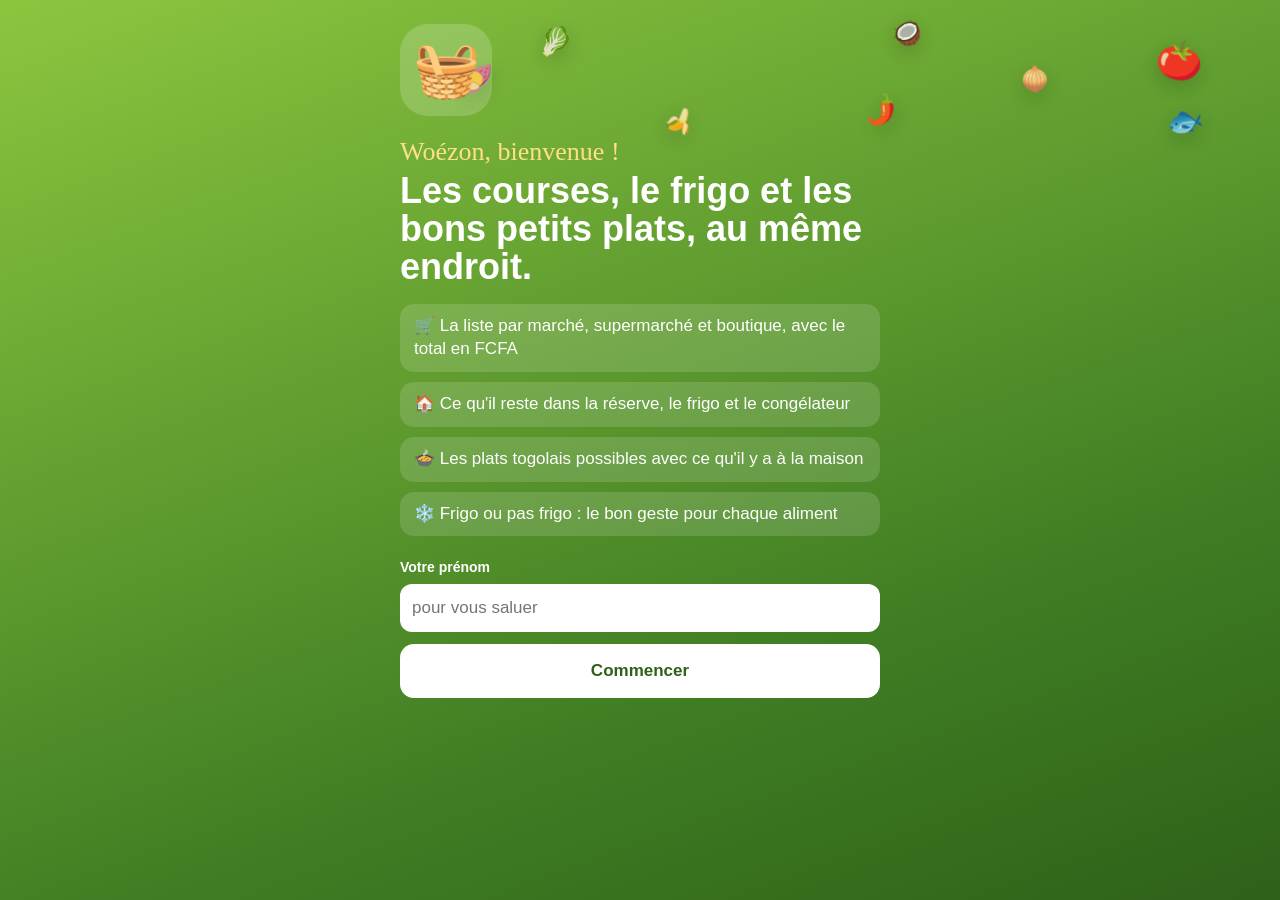
<file: index.html>
<!doctype html>
<html lang="fr">
<head>
  <meta charset="utf-8">
  <meta name="viewport" content="width=device-width, initial-scale=1, viewport-fit=cover">
  <title>ASSIMETO</title>
  <meta name="description" content="Liste de courses, stock de la maison, frigo et idées de plats togolais.">
  <meta name="author" content="DEKOPI GOLD">
  <meta name="theme-color" content="#3f7d23">
  <meta name="apple-mobile-web-app-capable" content="yes">
  <meta name="mobile-web-app-capable" content="yes">
  <meta name="apple-mobile-web-app-status-bar-style" content="black-translucent">
  <meta name="apple-mobile-web-app-title" content="ASSIMETO">
  <meta name="format-detection" content="telephone=no">
  <link rel="manifest" href="manifest.webmanifest">
  <link rel="apple-touch-icon" href="icons/icon-180.png">
  <link rel="icon" type="image/png" href="icons/icon-192.png">
  <link rel="stylesheet" href="css/app.css">
  <script type="module" src="js/app.js"></script>
</head>
<body>
  <div id="vue"></div>

  <nav class="onglets" aria-label="Navigation principale">
    <a href="#courses" data-onglet="courses">
      <span class="onglet-icone"><svg viewBox="0 0 24 24" fill="none" stroke="currentColor" stroke-width="1.9" stroke-linecap="round" stroke-linejoin="round" aria-hidden="true"><path d="M3 4h2.2l2.3 10.3a1 1 0 0 0 1 .7h8.9a1 1 0 0 0 1-.8L20 8H6.1"/><circle cx="9.5" cy="19" r="1.4"/><circle cx="17" cy="19" r="1.4"/></svg></span>
      <span>Courses</span>
    </a>
    <a href="#maison" data-onglet="maison">
      <span class="onglet-icone"><svg viewBox="0 0 24 24" fill="none" stroke="currentColor" stroke-width="1.9" stroke-linecap="round" stroke-linejoin="round" aria-hidden="true"><path d="m3 11 9-7 9 7"/><path d="M5 9.5V20h14V9.5"/><path d="M10 20v-5h4v5"/></svg></span>
      <span>Maison</span>
    </a>
    <a href="#plats" data-onglet="plats">
      <span class="onglet-icone"><svg viewBox="0 0 24 24" fill="none" stroke="currentColor" stroke-width="1.9" stroke-linecap="round" stroke-linejoin="round" aria-hidden="true"><path d="M4 11h16v3a6 6 0 0 1-6 6h-4a6 6 0 0 1-6-6z"/><path d="M2 11h20"/><path d="M9 7.5c0-1.2 1-1.3 1-2.5M14 7.5c0-1.2 1-1.3 1-2.5"/></svg></span>
      <span>Plats</span>
    </a>
    <a href="#conserver" data-onglet="conserver">
      <span class="onglet-icone"><svg viewBox="0 0 24 24" fill="none" stroke="currentColor" stroke-width="1.9" stroke-linecap="round" stroke-linejoin="round" aria-hidden="true"><path d="M12 2v20M3.3 7l17.4 10M20.7 7 3.3 17"/><path d="m9.5 3.8 2.5 2 2.5-2M9.5 20.2l2.5-2 2.5 2M4 10.6l3.1-.4-1-3M17.9 13.8l3.1-.4-1-3M4 13.4l3.1.4-1 3M17.9 10.2l3.1.4-1 3"/></svg></span>
      <span>Conserver</span>
    </a>
  </nav>

  <div id="toast" role="status" aria-live="polite"></div>
  <noscript><p style="padding:24px">ASSIMETO a besoin de JavaScript pour fonctionner.</p></noscript>
</body>
</html>
</file>
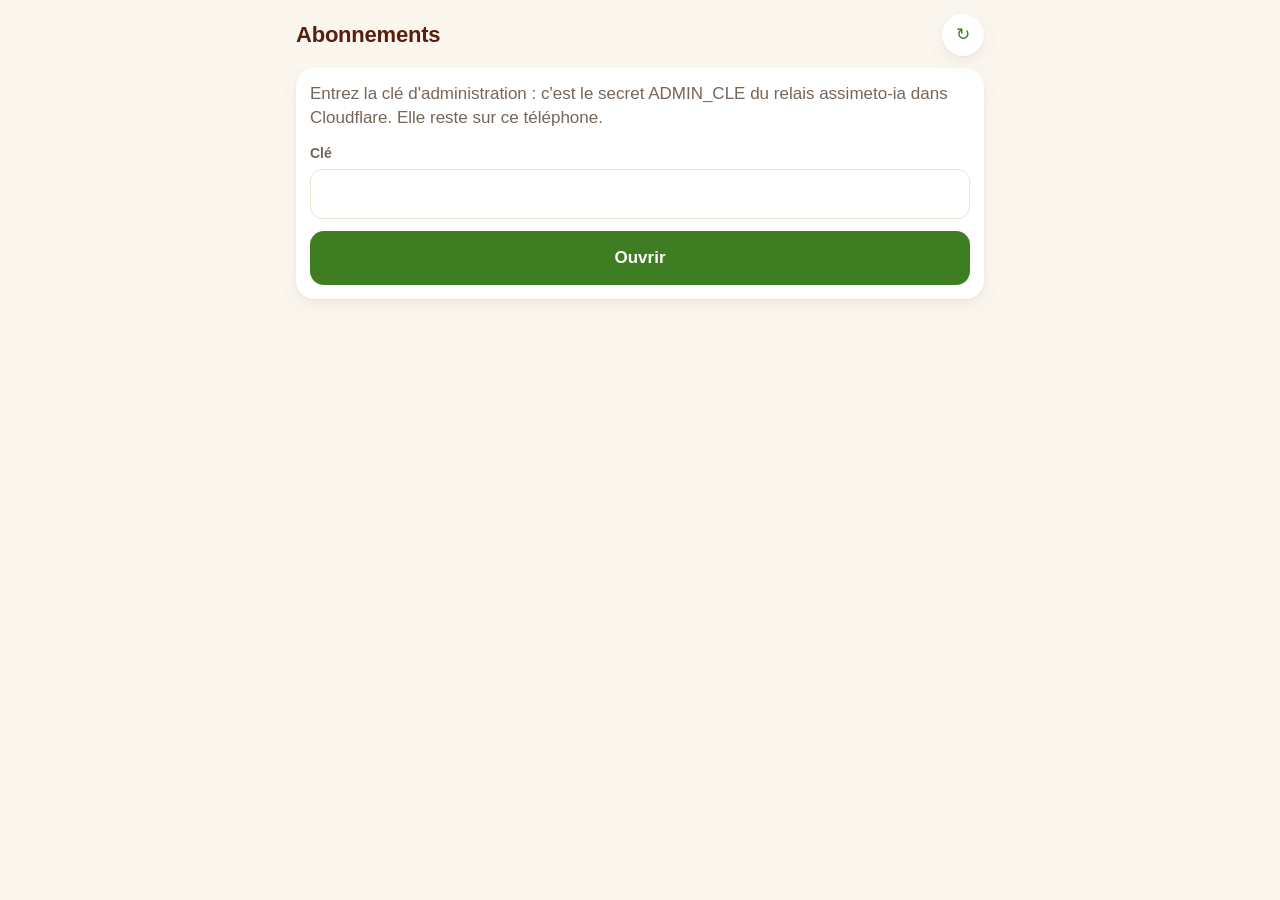
<file: admin.html>
<!doctype html>
<html lang="fr">
<head>
  <meta charset="utf-8">
  <meta name="viewport" content="width=device-width, initial-scale=1, viewport-fit=cover">
  <title>ASSIMETO · Abonnements</title>
  <meta name="robots" content="noindex">
  <meta name="author" content="DEKOPI GOLD">
  <meta name="theme-color" content="#3f7d23">
  <link rel="apple-touch-icon" href="icons/icon-180.png">
  <link rel="icon" type="image/png" href="icons/icon-192.png">
  <link rel="stylesheet" href="css/app.css">
  <script type="module" src="js/admin.js"></script>
</head>
<body>
  <header class="entete">
    <h1 class="h1-petit">Abonnements</h1>
    <button class="icone-btn" type="button" data-action="actualiser" aria-label="Actualiser">↻</button>
  </header>
  <main class="page page-admin" id="admin"></main>
  <div id="toast" role="status" aria-live="polite"></div>
  <noscript><p style="padding:24px">Cette page a besoin de JavaScript.</p></noscript>
</body>
</html>
</file>
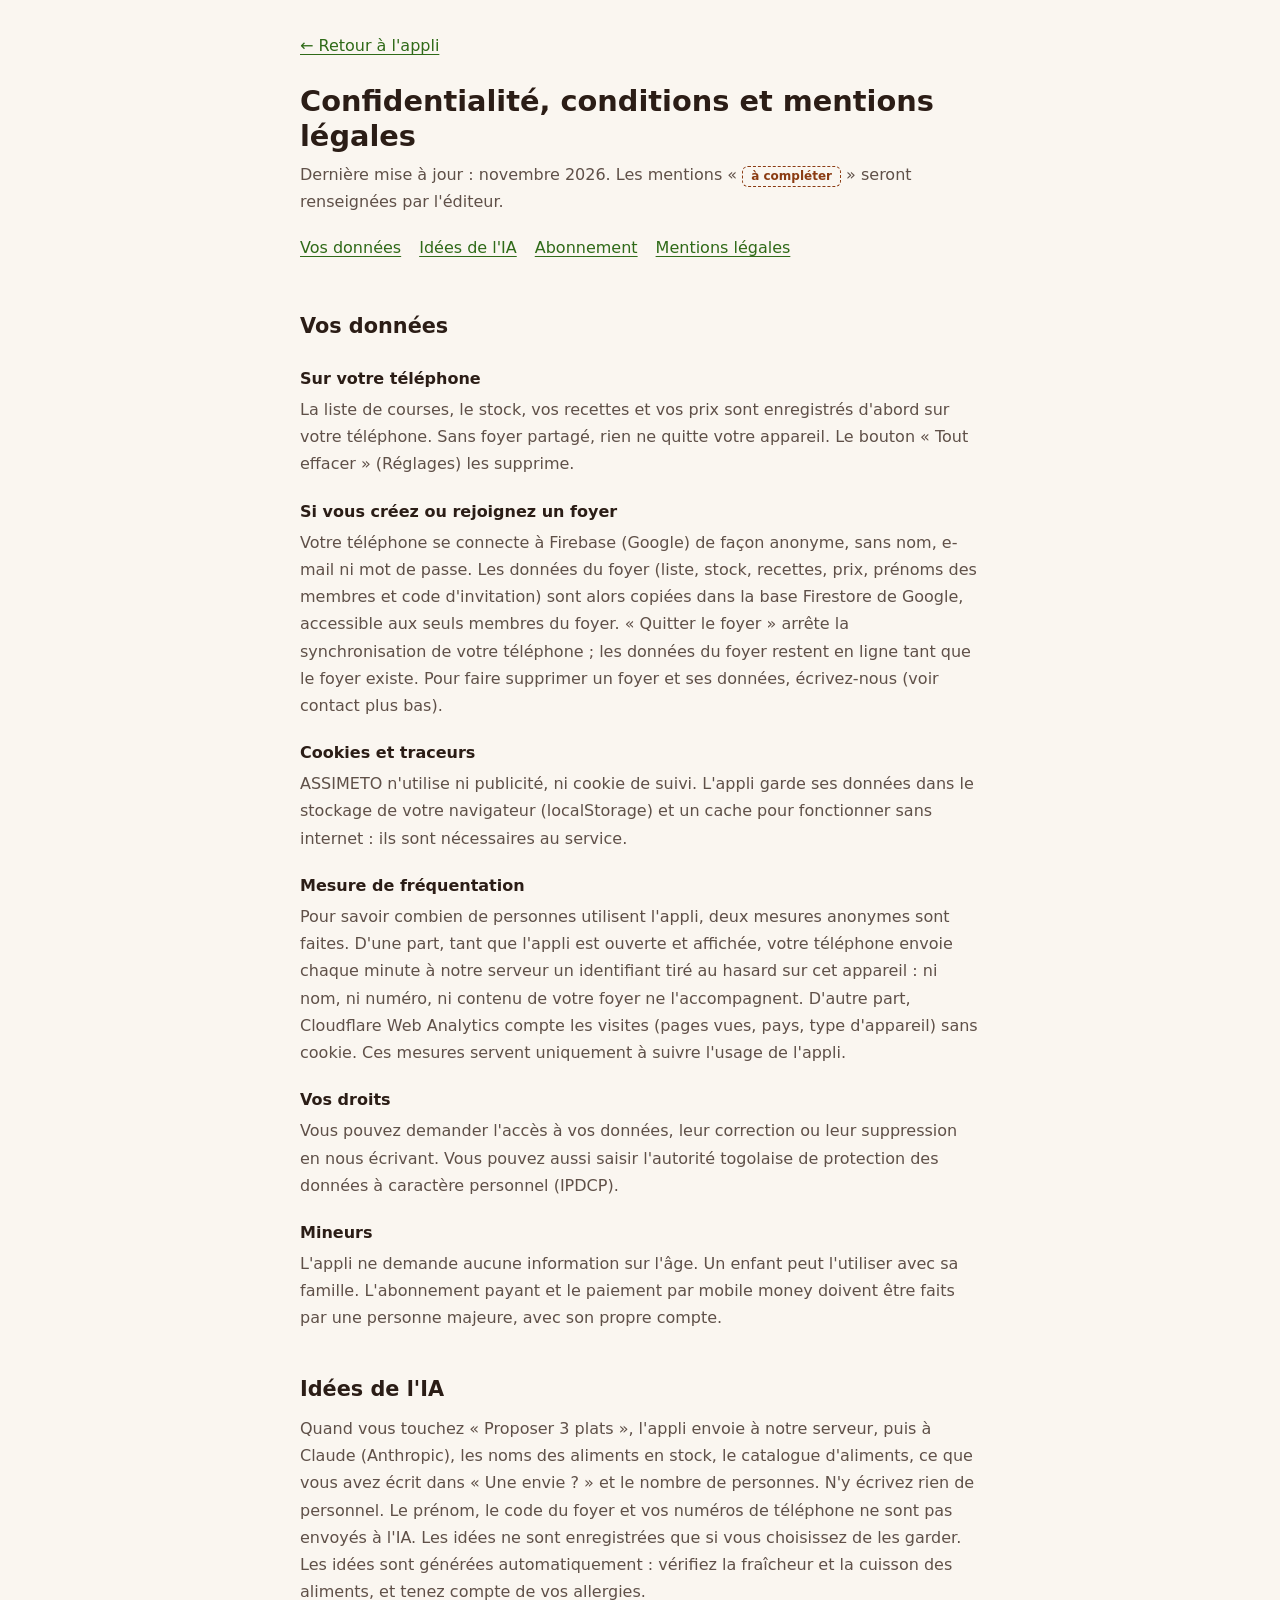
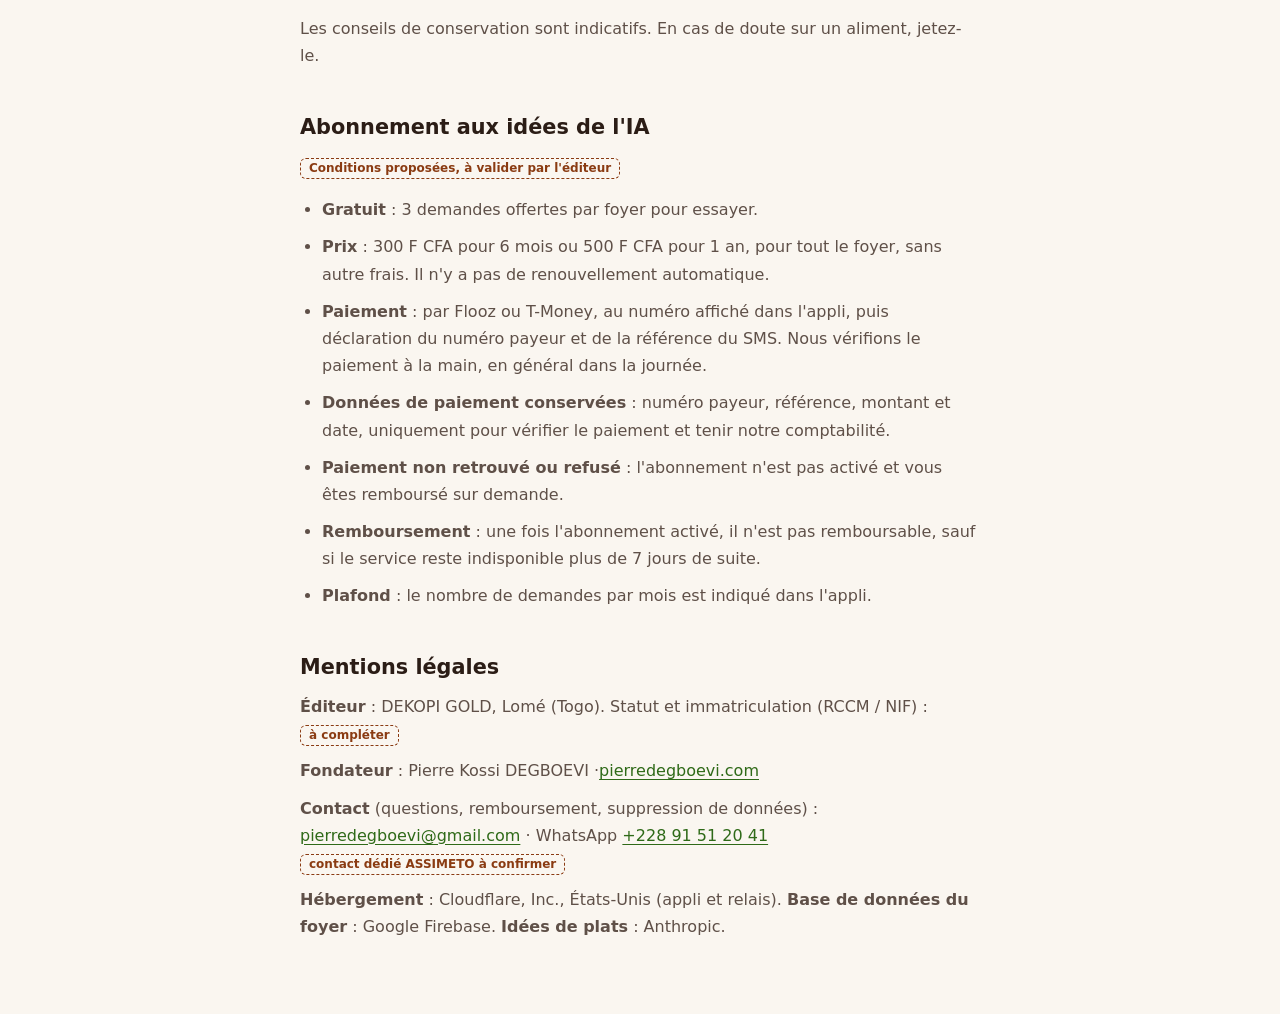
<file: confidentialite.html>
<!doctype html>
<html lang="fr">
<head>
  <meta charset="utf-8">
  <meta name="viewport" content="width=device-width, initial-scale=1, viewport-fit=cover">
  <title>ASSIMETO · Confidentialité, conditions et mentions légales</title>
  <meta name="description" content="Données utilisées par ASSIMETO, conditions de l'abonnement aux idées de l'IA, remboursement et mentions légales.">
  <meta name="theme-color" content="#3f7d23">
  <link rel="icon" type="image/png" href="icons/icon-192.png">
  <style>
    :root { color-scheme: light dark; --fond:#faf6f0; --texte:#2b1d16; --doux:#5f5048; --vert:#2f6a18; --filet:#e6dccf; --tbc:#8a3b12; }
    @media (prefers-color-scheme: dark) { :root { --fond:#1d1612; --texte:#f5eee6; --doux:#c4b6aa; --vert:#8fd16b; --filet:#3a2d25; --tbc:#f0a37a; } }
    * { box-sizing: border-box; }
    body { margin: 0; font: 16px/1.7 system-ui, -apple-system, "Segoe UI", Roboto, Arial, sans-serif; background: var(--fond); color: var(--texte); }
    main { max-width: 720px; margin: 0 auto; padding: max(24px, env(safe-area-inset-top)) 20px 64px; }
    a { color: var(--vert); text-underline-offset: 3px; }
    :focus-visible { outline: 3px solid var(--vert); outline-offset: 3px; border-radius: 4px; }
    h1 { font-size: 1.8rem; line-height: 1.2; margin: 16px 0 8px; }
    h2 { font-size: 1.3rem; margin: 40px 0 8px; scroll-margin-top: 12px; }
    h3 { font-size: 1rem; margin: 20px 0 4px; }
    p, li { color: var(--doux); margin: 0 0 10px; }
    ul { padding-left: 22px; }
    .retour, .sommaire a { display: inline-flex; align-items: center; min-height: 44px; }
    .sommaire { display: flex; flex-wrap: wrap; gap: 0 18px; }
    .tbc { display: inline-block; font-size: .75rem; font-weight: 600; color: var(--tbc); border: 1px dashed currentColor; border-radius: 6px; padding: 0 8px; line-height: 1.6; }
  </style>
</head>
<body>
<main>
  <a class="retour" href="./">← Retour à l'appli</a>
  <h1>Confidentialité, conditions et mentions légales</h1>
  <p>Dernière mise à jour : novembre 2026. Les mentions « <span class="tbc">à compléter</span> » seront renseignées par l'éditeur.</p>
  <nav class="sommaire" aria-label="Sommaire">
    <a href="#donnees">Vos données</a>
    <a href="#ia">Idées de l'IA</a>
    <a href="#abonnement">Abonnement</a>
    <a href="#mentions">Mentions légales</a>
  </nav>

  <h2 id="donnees">Vos données</h2>
  <h3>Sur votre téléphone</h3>
  <p>La liste de courses, le stock, vos recettes et vos prix sont enregistrés d'abord sur votre téléphone. Sans foyer partagé, rien ne quitte votre appareil. Le bouton « Tout effacer » (Réglages) les supprime.</p>
  <h3>Si vous créez ou rejoignez un foyer</h3>
  <p>Votre téléphone se connecte à Firebase (Google) de façon anonyme, sans nom, e-mail ni mot de passe. Les données du foyer (liste, stock, recettes, prix, prénoms des membres et code d'invitation) sont alors copiées dans la base Firestore de Google, accessible aux seuls membres du foyer. « Quitter le foyer » arrête la synchronisation de votre téléphone ; les données du foyer restent en ligne tant que le foyer existe. Pour faire supprimer un foyer et ses données, écrivez-nous (voir contact plus bas).</p>
  <h3>Cookies et traceurs</h3>
  <p>ASSIMETO n'utilise ni publicité, ni cookie de suivi. L'appli garde ses données dans le stockage de votre navigateur (localStorage) et un cache pour fonctionner sans internet : ils sont nécessaires au service.</p>
  <h3>Mesure de fréquentation</h3>
  <p>Pour savoir combien de personnes utilisent l'appli, deux mesures anonymes sont faites. D'une part, tant que l'appli est ouverte et affichée, votre téléphone envoie chaque minute à notre serveur un identifiant tiré au hasard sur cet appareil : ni nom, ni numéro, ni contenu de votre foyer ne l'accompagnent. D'autre part, Cloudflare Web Analytics compte les visites (pages vues, pays, type d'appareil) sans cookie. Ces mesures servent uniquement à suivre l'usage de l'appli.</p>
  <h3>Vos droits</h3>
  <p>Vous pouvez demander l'accès à vos données, leur correction ou leur suppression en nous écrivant. Vous pouvez aussi saisir l'autorité togolaise de protection des données à caractère personnel (IPDCP).</p>
  <h3>Mineurs</h3>
  <p>L'appli ne demande aucune information sur l'âge. Un enfant peut l'utiliser avec sa famille. L'abonnement payant et le paiement par mobile money doivent être faits par une personne majeure, avec son propre compte.</p>

  <h2 id="ia">Idées de l'IA</h2>
  <p>Quand vous touchez « Proposer 3 plats », l'appli envoie à notre serveur, puis à Claude (Anthropic), les noms des aliments en stock, le catalogue d'aliments, ce que vous avez écrit dans « Une envie ? » et le nombre de personnes. N'y écrivez rien de personnel. Le prénom, le code du foyer et vos numéros de téléphone ne sont pas envoyés à l'IA. Les idées ne sont enregistrées que si vous choisissez de les garder. Les idées sont générées automatiquement : vérifiez la fraîcheur et la cuisson des aliments, et tenez compte de vos allergies.</p>
  <p>Les conseils de conservation sont indicatifs. En cas de doute sur un aliment, jetez-le.</p>

  <h2 id="abonnement">Abonnement aux idées de l'IA</h2>
  <p><span class="tbc">Conditions proposées, à valider par l'éditeur</span></p>
  <ul>
    <li><strong>Gratuit</strong> : 3 demandes offertes par foyer pour essayer.</li>
    <li><strong>Prix</strong> : 300 F CFA pour 6 mois ou 500 F CFA pour 1 an, pour tout le foyer, sans autre frais. Il n'y a pas de renouvellement automatique.</li>
    <li><strong>Paiement</strong> : par Flooz ou T-Money, au numéro affiché dans l'appli, puis déclaration du numéro payeur et de la référence du SMS. Nous vérifions le paiement à la main, en général dans la journée.</li>
    <li><strong>Données de paiement conservées</strong> : numéro payeur, référence, montant et date, uniquement pour vérifier le paiement et tenir notre comptabilité.</li>
    <li><strong>Paiement non retrouvé ou refusé</strong> : l'abonnement n'est pas activé et vous êtes remboursé sur demande.</li>
    <li><strong>Remboursement</strong> : une fois l'abonnement activé, il n'est pas remboursable, sauf si le service reste indisponible plus de 7 jours de suite.</li>
    <li><strong>Plafond</strong> : le nombre de demandes par mois est indiqué dans l'appli.</li>
  </ul>

  <h2 id="mentions">Mentions légales</h2>
  <p><strong>Éditeur</strong> : DEKOPI GOLD, Lomé (Togo). Statut et immatriculation (RCCM / NIF) : <span class="tbc">à compléter</span></p>
  <p><strong>Fondateur</strong> : Pierre Kossi DEGBOEVI ·<a href="https://pierredegboevi.com/">pierredegboevi.com</a></p>
  <p><strong>Contact</strong> (questions, remboursement, suppression de données) : <a href="mailto:pierredegboevi@gmail.com">pierredegboevi@gmail.com</a> · WhatsApp <a href="https://wa.me/22891512041">+228 91 51 20 41</a> <span class="tbc">contact dédié ASSIMETO à confirmer</span></p>
  <p><strong>Hébergement</strong> : Cloudflare, Inc., États-Unis (appli et relais). <strong>Base de données du foyer</strong> : Google Firebase. <strong>Idées de plats</strong> : Anthropic.</p>
</main>
</body>
</html>
</file>
<file: css/app.css>
/* ASSIMETO : vert frais pour les actions, dégradé jaune-orangé pour les plats,
   brun profond pour les titres. Pensé pour l'iPhone (zones sûres, cibles de 44 px). */

:root {
  --fond: #fbf7ef;
  --surface: #ffffff;
  --surface-2: #f3ede2;
  --texte: #2b1d16;
  --texte-2: #76665a;
  --bordure: #ebe1d1;
  --titre: #5a1e0e;
  --accent: #3f7d23;
  --accent-texte: #ffffff;
  --accent-doux: #e7f2da;
  --citron: #8cc63f;
  --orange: #f28c28;
  --orange-texte: #b8520f;
  --rouge: #c0392b;
  --rouge-doux: #fbe3de;
  --froid: #2f6fa3;
  --froid-doux: #e3eef8;
  --chaud: #9a5b00;
  --chaud-doux: #fff1d6;
  --barre: rgba(255, 255, 255, 0.88);
  --ombre: 0 1px 2px rgba(90, 30, 14, 0.06), 0 6px 20px rgba(90, 30, 14, 0.07);
  --degrade-chaud: linear-gradient(135deg, #ffd54a 0%, #f7a23b 55%, #ee6a22 100%);
  --degrade-vert: linear-gradient(160deg, #8cc63f 0%, #3f7d23 70%, #2f6119 100%);
  --rayon: 18px;
  --haut: env(safe-area-inset-top, 0px);
  --bas: env(safe-area-inset-bottom, 0px);
  --onglets-h: 62px;
  --police: -apple-system, BlinkMacSystemFont, "Segoe UI", Roboto, "Helvetica Neue", sans-serif;
  --police-titre: "Avenir Next Condensed", "Avenir Next", "Arial Narrow", "Segoe UI", sans-serif;
  --police-script: "Snell Roundhand", "Segoe Script", "Brush Script MT", cursive;
  color-scheme: light dark;
}

@media (prefers-color-scheme: dark) {
  :root {
    --fond: #15110e;
    --surface: #221c18;
    --surface-2: #2e2722;
    --texte: #f5eee6;
    --texte-2: #b3a498;
    --bordure: #3a312a;
    --titre: #ffc09a;
    --accent: #7cc35a;
    --accent-texte: #10200a;
    --accent-doux: #22351a;
    --orange-texte: #ffa05c;
    --rouge: #ff8a7a;
    --rouge-doux: #3e1e19;
    --froid: #8cc1ee;
    --froid-doux: #1a2b3a;
    --chaud: #f2c063;
    --chaud-doux: #3a2b12;
    --barre: rgba(34, 28, 24, 0.9);
    --ombre: 0 1px 2px rgba(0, 0, 0, 0.4);
  }
}

*, *::before, *::after { box-sizing: border-box; }

html { -webkit-text-size-adjust: 100%; }

body {
  margin: 0;
  min-height: 100vh;
  background: var(--fond);
  color: var(--texte);
  font-family: var(--police);
  font-size: 17px;
  line-height: 1.4;
  -webkit-tap-highlight-color: transparent;
  -webkit-font-smoothing: antialiased;
}
body.fige { overflow: hidden; }

button { font: inherit; color: inherit; cursor: pointer; }
a { color: var(--accent); }
h3 { margin: 22px 0 10px; font-size: 17px; color: var(--titre); }

/* ——— En-tête ——— */

.entete {
  position: sticky;
  top: 0;
  z-index: 5;
  display: flex;
  align-items: flex-end;
  justify-content: space-between;
  gap: 12px;
  max-width: 720px;
  margin: 0 auto;
  padding: calc(var(--haut) + 14px) 16px 12px;
  background: var(--fond);
}
.entete h1 {
  margin: 0;
  font-family: var(--police-titre);
  font-size: 34px;
  font-weight: 800;
  letter-spacing: -0.01em;
  color: var(--titre);
}
.entete .h1-petit { font-size: 22px; align-self: center; }
.entete-actions { display: flex; gap: 8px; flex: none; }

.entete-accueil { position: static; align-items: flex-start; }
.entete-accueil h1 { font-size: 28px; line-height: 1.1; max-width: 13em; }
.script {
  margin: 0 0 2px;
  font-family: var(--police-script);
  font-size: 22px;
  color: var(--orange-texte);
}

.icone-btn {
  display: inline-grid;
  place-items: center;
  width: 42px;
  height: 42px;
  border: 0;
  border-radius: 50%;
  background: var(--surface);
  color: var(--accent);
  box-shadow: var(--ombre);
}
.icone-btn svg { width: 22px; height: 22px; }

.page {
  max-width: 720px;
  margin: 0 auto;
  padding: 0 16px calc(var(--onglets-h) + var(--bas) + 100px);
}
.intro { margin: 0 0 14px; color: var(--texte-2); }
.aide { margin: 4px 0 10px; font-size: 14px; color: var(--texte-2); }
.muet { color: var(--texte-2); font-weight: 500; }
.pied { margin: 24px 0; text-align: center; font-size: 13px; color: var(--texte-2); }

/* ——— Barre d'onglets ——— */

.onglets {
  position: fixed;
  left: 0;
  right: 0;
  bottom: 0;
  z-index: 20;
  display: grid;
  grid-template-columns: repeat(4, 1fr);
  height: calc(var(--onglets-h) + var(--bas));
  padding: 6px 8px var(--bas);
  background: var(--barre);
  -webkit-backdrop-filter: saturate(180%) blur(20px);
  backdrop-filter: saturate(180%) blur(20px);
  border-top: 1px solid var(--bordure);
}
.onglets a {
  display: flex;
  flex-direction: column;
  align-items: center;
  justify-content: center;
  gap: 2px;
  color: var(--texte-2);
  text-decoration: none;
  font-size: 11.5px;
  font-weight: 600;
}
.onglet-icone {
  display: grid;
  place-items: center;
  width: 56px;
  height: 30px;
  border-radius: 999px;
  transition: background 0.2s, color 0.2s;
}
.onglets svg { width: 24px; height: 24px; }
.onglets a.actif { color: var(--accent); }
.onglets a.actif .onglet-icone { background: var(--accent); color: var(--accent-texte); }

/* ——— Cartes et lignes ——— */

.groupe { margin-bottom: 22px; }
.groupe-titre {
  display: flex;
  justify-content: space-between;
  margin: 0 4px 8px;
  font-size: 13px;
  font-weight: 700;
  letter-spacing: 0.05em;
  text-transform: uppercase;
  color: var(--texte-2);
}
.section-titre {
  display: flex;
  align-items: center;
  gap: 8px;
  margin: 0 2px 10px;
  font-size: 19px;
  color: var(--titre);
}
.compte {
  display: inline-grid;
  place-items: center;
  min-width: 22px;
  height: 22px;
  padding: 0 6px;
  border-radius: 999px;
  background: var(--accent-doux);
  color: var(--accent);
  font-size: 13px;
  font-weight: 700;
}

.carte {
  background: var(--surface);
  border-radius: var(--rayon);
  box-shadow: var(--ombre);
  overflow: hidden;
}
.carte-pleine { padding: 14px; }

.ligne {
  display: flex;
  align-items: center;
  gap: 10px;
  width: 100%;
  min-height: 58px;
  padding: 8px 12px;
  border: 0;
  border-bottom: 1px solid var(--bordure);
  background: none;
  text-align: left;
}
.ligne:last-child { border-bottom: 0; }
.ligne-corps {
  flex: 1;
  min-width: 0;
  display: flex;
  flex-direction: column;
  align-items: flex-start;
  gap: 1px;
  padding: 4px 0;
  border: 0;
  background: none;
  text-align: left;
}
.ligne-nom {
  max-width: 100%;
  overflow: hidden;
  font-weight: 650;
  white-space: nowrap;
  text-overflow: ellipsis;
}
.ligne-detail { font-size: 14px; color: var(--texte-2); }
.ligne-prix { flex: none; font-weight: 700; font-variant-numeric: tabular-nums; white-space: nowrap; }

.ligne.fait .ligne-nom { color: var(--texte-2); text-decoration: line-through; }
.ligne.fait .ligne-prix { color: var(--accent); }

.coche {
  position: relative;
  flex: none;
  width: 30px;
  height: 30px;
  border: 2px solid #cdbfab;
  border-radius: 50%;
  background: none;
}
.ligne.fait .coche { border-color: var(--accent); background: var(--accent); }
.ligne.fait .coche::after {
  content: "";
  position: absolute;
  left: 8.5px;
  top: 4px;
  width: 7px;
  height: 13px;
  border: solid var(--accent-texte);
  border-width: 0 3px 3px 0;
  transform: rotate(45deg);
}

.pastille-cat {
  display: inline-grid;
  place-items: center;
  flex: none;
  width: 40px;
  height: 40px;
  border-radius: 50%;
  background: var(--surface-2);
  font-size: 21px;
}

/* Stock */
.ligne-stock { display: block; padding: 0; }
.ligne-haut { display: flex; align-items: center; gap: 10px; padding: 8px 12px; }
.ligne-stock.epuise .ligne-nom { color: var(--texte-2); }
.ligne-note { margin: -4px 12px 10px 62px; font-size: 14px; color: var(--chaud); }
.ligne-note-action { display: flex; }
.etiquette { font-size: 14px; font-weight: 600; color: var(--accent); }

.pas { display: flex; align-items: center; gap: 2px; flex: none; }
.pas button {
  width: 36px;
  height: 36px;
  border: 0;
  border-radius: 50%;
  background: var(--surface-2);
  color: var(--texte);
  font-size: 22px;
  line-height: 1;
}
.pas button:last-child { background: var(--accent); color: var(--accent-texte); }
.pas output { min-width: 32px; text-align: center; font-weight: 700; font-variant-numeric: tabular-nums; }

/* Guide de conservation */
.etiquette-cons {
  flex: none;
  padding: 4px 9px;
  border-radius: 999px;
  font-size: 13px;
  font-weight: 650;
  white-space: nowrap;
}
.cons-frigo, .cons-congelateur { background: var(--froid-doux); color: var(--froid); }
.cons-reserve { background: var(--chaud-doux); color: var(--chaud); }

.reco {
  display: flex;
  align-items: center;
  gap: 14px;
  margin-bottom: 10px;
  padding: 14px 16px;
  border-radius: 16px;
}
.reco-frigo, .reco-congelateur { background: var(--froid-doux); }
.reco-reserve { background: var(--chaud-doux); }
.reco strong { font-size: 19px; }
.reco-icone { font-size: 34px; }
.conseil { margin: 0 0 8px; line-height: 1.5; }
.conseil-apres { margin: 0 0 8px; font-weight: 600; color: var(--froid); }
.conseil-ligne { margin: -4px 0 14px; color: var(--texte-2); }

/* ——— Segments, puces, recherche ——— */

.segments {
  display: flex;
  gap: 3px;
  margin: 2px 0 14px;
  padding: 3px;
  border-radius: 14px;
  background: var(--surface-2);
}
.segments button {
  flex: 1;
  min-width: 0;
  display: flex;
  flex-direction: column;
  align-items: center;
  gap: 2px;
  padding: 7px 2px;
  border: 0;
  border-radius: 11px;
  background: none;
  color: var(--texte-2);
  font-size: 14px;
  font-weight: 650;
  white-space: nowrap;
}
.segments button.actif { background: var(--surface); color: var(--texte); box-shadow: 0 1px 4px rgba(0, 0, 0, 0.12); }
.segments .compte { min-width: 20px; height: 20px; font-size: 12px; }

.puces {
  display: flex;
  gap: 8px;
  margin: 0 -16px 16px;
  padding: 2px 16px 4px;
  overflow-x: auto;
  scrollbar-width: none;
}
.puces::-webkit-scrollbar { display: none; }
.puce {
  flex: none;
  padding: 8px 14px;
  border: 1px solid var(--bordure);
  border-radius: 999px;
  background: var(--surface);
  font-size: 15px;
  font-weight: 600;
}
.puce.actif { border-color: var(--accent); background: var(--accent); color: var(--accent-texte); }

.recherche {
  display: flex;
  align-items: center;
  gap: 10px;
  margin: 0 0 12px;
  padding: 0 14px;
  border-radius: 14px;
  background: var(--surface);
  box-shadow: var(--ombre);
  color: var(--texte-2);
}
.recherche svg { width: 20px; height: 20px; flex: none; }
.recherche input { margin: 0; padding: 13px 0; border: 0; background: none; box-shadow: none; }
.recherche input:focus { outline: none; }

/* ——— Champ d'ajout avec suggestions ——— */

.ac { position: relative; margin-bottom: 16px; }
.ac-ligne {
  display: flex;
  align-items: center;
  gap: 8px;
  padding: 6px 6px 6px 14px;
  border-radius: 14px;
  background: var(--surface);
  box-shadow: var(--ombre);
}
.ac-icone { display: grid; color: var(--texte-2); }
.ac-icone svg { width: 20px; height: 20px; }
.ac-ligne input { flex: 1; min-width: 0; margin: 0; padding: 8px 0; border: 0; background: none; }
.ac-ligne input:focus { outline: none; }
.ac-liste {
  position: absolute;
  top: calc(100% + 6px);
  left: 0;
  right: 0;
  z-index: 30;
  max-height: 55vh;
  overflow-y: auto;
  border-radius: 16px;
  background: var(--surface);
  box-shadow: 0 10px 34px rgba(0, 0, 0, 0.2);
}
.ac-liste[hidden] { display: none; }
.ac-item {
  display: flex;
  align-items: center;
  gap: 10px;
  width: 100%;
  padding: 8px 14px;
  border: 0;
  border-bottom: 1px solid var(--bordure);
  background: none;
  text-align: left;
}
.ac-item:last-child { border-bottom: 0; }
.ac-item > span:not(.pastille-cat) { flex: 1; font-weight: 600; }
.ac-item small { font-size: 13px; color: var(--texte-2); white-space: nowrap; }
.ac-item .pastille-cat { width: 34px; height: 34px; font-size: 18px; }
.ac-nouveau { color: var(--accent); }

/* ——— Boutons et champs ——— */

.btn {
  display: block;
  width: 100%;
  margin-top: 10px;
  padding: 15px;
  border: 0;
  border-radius: 14px;
  background: var(--accent);
  color: var(--accent-texte);
  font-weight: 700;
  text-align: center;
  text-decoration: none;
}
.btn:active { transform: scale(0.98); }
.btn-secondaire { background: var(--surface-2); color: var(--texte); }
.btn-danger { background: none; color: var(--rouge); }
.btn-petit { display: inline-block; width: auto; margin: 0; padding: 9px 14px; border-radius: 11px; font-size: 15px; }
.btn-chaud { background: var(--chaud-doux); color: var(--chaud); }
.btn-clair { background: #fff; color: #2f6119; }
.btn-fichier { cursor: pointer; }
.lien { padding: 6px 2px; border: 0; background: none; color: var(--accent); font-weight: 600; }
.lien.danger { color: var(--rouge); }

label { display: block; margin: 0 0 12px; font-size: 14px; font-weight: 600; color: var(--texte-2); }
label.discret { font-weight: 500; }
input, select, textarea {
  display: block;
  width: 100%;
  margin-top: 6px;
  padding: 12px;
  border: 1px solid var(--bordure);
  border-radius: 12px;
  background: var(--surface);
  color: var(--texte);
  font: inherit;
  font-size: 17px; /* 16 px minimum : sinon iOS zoome sur le champ */
  font-weight: 400;
}
input:focus, select:focus, textarea:focus { outline: 2px solid var(--citron); outline-offset: 0; }
textarea { resize: vertical; line-height: 1.45; }
input[type="checkbox"] { display: inline-block; width: 22px; height: 22px; margin: 0; accent-color: var(--accent); }
.champs-2 { display: grid; grid-template-columns: 1fr 1fr; gap: 10px; }
.champs-2 .btn { margin-top: 0; }

.case { display: flex; align-items: center; gap: 12px; margin: 0; padding: 13px 14px; border-bottom: 1px solid var(--bordure); color: var(--texte); font-size: 17px; font-weight: 500; }
.case:last-child { border-bottom: 0; }
.case-seule { margin-top: 12px; padding: 4px 2px; border: 0; font-size: 15px; }

/* ——— Totaux de la liste ——— */

.barre-totaux {
  position: fixed;
  left: 10px;
  right: 10px;
  bottom: calc(var(--onglets-h) + var(--bas) + 8px);
  z-index: 10;
  display: flex;
  align-items: center;
  gap: 12px;
  max-width: 700px;
  margin: 0 auto;
  padding: 10px 10px 10px 16px;
  border-radius: 18px;
  background: var(--surface);
  box-shadow: 0 8px 28px rgba(90, 30, 14, 0.16);
}
.barre-totaux[hidden] { display: none; }
.totaux-texte { flex: 1; display: flex; flex-direction: column; font-size: 13px; color: var(--texte-2); }
.totaux-texte strong { color: var(--texte); font-size: 17px; font-variant-numeric: tabular-nums; }
.barre-totaux .btn { width: auto; margin: 0; padding: 13px 16px; white-space: nowrap; }

/* ——— Plats ——— */

.assiette {
  --taille: 76px;
  position: relative;
  display: inline-grid;
  place-items: center;
  flex: none;
  width: var(--taille);
  height: var(--taille);
  border-radius: 50%;
  background: radial-gradient(circle at 50% 50%, #fff 0 54%, #f6efe4 55% 63%, #fff 64%);
  box-shadow: 0 6px 16px rgba(90, 30, 14, 0.18), inset 0 0 0 1px rgba(90, 30, 14, 0.05);
}
.assiette span { font-size: calc(var(--taille) * 0.46); line-height: 1; }
.assiette::before {
  content: "";
  position: absolute;
  inset: 18%;
  border-radius: 50%;
  background: var(--teinte);
  opacity: 0.28;
}
.assiette.mini { --taille: 44px; box-shadow: 0 2px 6px rgba(90, 30, 14, 0.15); }
.assiette.petite { --taille: 58px; }
.assiette.grande { --taille: 112px; }
.assiette.geante { --taille: 150px; }

.vedette {
  display: flex;
  align-items: center;
  gap: 10px;
  width: 100%;
  margin: 0 0 24px;
  padding: 18px 14px 18px 18px;
  border: 0;
  border-radius: 24px;
  background: var(--degrade-chaud);
  color: #3b1406;
  text-align: left;
  text-decoration: none;
  box-shadow: 0 10px 26px rgba(238, 106, 34, 0.3);
}
.vedette-texte { flex: 1; min-width: 0; display: flex; flex-direction: column; gap: 3px; font-size: 15px; }
.vedette-etiquette { font-size: 12px; font-weight: 800; letter-spacing: 0.06em; text-transform: uppercase; opacity: 0.8; }
.vedette-titre {
  font-family: var(--police-titre);
  font-size: 26px;
  font-weight: 800;
  line-height: 1.05;
  text-transform: uppercase;
  color: #4a1405;
}
.vedette .servi { margin-top: 4px; color: #7a1f05; }
.vedette-bouton {
  align-self: flex-start;
  margin-top: 8px;
  padding: 6px 12px;
  border-radius: 999px;
  background: rgba(255, 255, 255, 0.85);
  color: #2f6119;
  font-size: 14px;
  font-weight: 700;
}
.servi { font-weight: 800; color: var(--orange-texte); }

.defile {
  display: flex;
  gap: 12px;
  margin: 0 -16px;
  padding: 4px 16px 10px;
  overflow-x: auto;
  scroll-snap-type: x mandatory;
  scrollbar-width: none;
}
.defile::-webkit-scrollbar { display: none; }
.carte-plat {
  flex: none;
  display: flex;
  flex-direction: column;
  align-items: center;
  gap: 4px;
  width: 152px;
  padding: 16px 12px 14px;
  border: 0;
  border-radius: var(--rayon);
  background: var(--surface);
  box-shadow: var(--ombre);
  text-align: center;
  scroll-snap-align: start;
}
.carte-plat .assiette { margin-bottom: 6px; }
.plat-nom { font-weight: 750; line-height: 1.2; }
.plat-meta { font-size: 13px; color: var(--texte-2); }
.plat-frais { font-size: 13px; font-weight: 650; color: var(--froid); }
.plat-manque { display: block; font-size: 14px; color: var(--rouge); }

.liste-cartes { display: grid; gap: 10px; }
.carte-presque {
  display: flex;
  align-items: center;
  gap: 8px;
  padding: 10px 12px 10px 10px;
  border-radius: var(--rayon);
  background: var(--surface);
  box-shadow: var(--ombre);
}
.carte-presque-corps { flex: 1; min-width: 0; display: flex; align-items: center; gap: 12px; padding: 0; border: 0; background: none; text-align: left; }
.carte-presque-corps .plat-nom { display: block; }
.rond-plus {
  display: grid;
  place-items: center;
  flex: none;
  width: 40px;
  height: 40px;
  border: 0;
  border-radius: 50%;
  background: var(--orange);
  color: #fff;
}
.rond-plus svg { width: 22px; height: 22px; }

.ligne-recette .assiette { margin-right: 2px; }
.point {
  display: grid;
  place-items: center;
  flex: none;
  width: 26px;
  height: 26px;
  border-radius: 50%;
  font-size: 13px;
  font-weight: 800;
}
.point.ok { background: var(--accent-doux); color: var(--accent); }
.point.manque { background: var(--rouge-doux); color: var(--rouge); }

/* Idées de l'IA */
.carte-ia {
  display: flex;
  align-items: center;
  gap: 14px;
  width: 100%;
  margin: -10px 0 24px;
  padding: 14px 16px;
  border: 0;
  border-radius: var(--rayon);
  background: var(--degrade-vert);
  color: #fff;
  text-align: left;
  box-shadow: 0 8px 22px rgba(47, 97, 25, 0.28);
}
.carte-ia strong { display: block; font-size: 17px; }
.carte-ia small { display: block; font-size: 14px; opacity: 0.9; }
.carte-ia-icone {
  display: grid;
  place-items: center;
  flex: none;
  width: 44px;
  height: 44px;
  border-radius: 50%;
  background: rgba(255, 255, 255, 0.2);
  font-size: 22px;
}
.carte-idee { width: 100%; border: 0; text-align: left; }
.carte-idee > span:not(.assiette) { flex: 1; min-width: 0; }
.carte-idee .plat-nom, .carte-idee .plat-meta, .carte-idee .plat-frais { display: block; }
.pourquoi { margin: 0 0 12px; padding: 10px 14px; border-radius: 12px; background: var(--accent-doux); color: var(--accent); font-weight: 600; }
.attente-ia { padding: 24px 8px; text-align: center; color: var(--texte-2); }
.ia-statut { margin: -6px 0 14px; font-size: 14px; font-weight: 650; color: var(--accent); }

/* Abonnement aux idées de l'IA */
.abo-statut { margin: 0 0 10px; padding: 10px 14px; border-radius: 12px; background: var(--accent-doux); color: var(--accent); font-weight: 650; }
.abo-attente { margin: 0 0 14px; padding: 10px 14px; border-radius: 12px; background: var(--chaud-doux); color: var(--chaud); }
.abo-attente ul { margin: 4px 0 0; padding-left: 20px; }
.formules { display: grid; grid-template-columns: 1fr 1fr; gap: 10px; margin-bottom: 6px; }
.formule { position: relative; margin: 0; }
.formule input { position: absolute; width: 1px; height: 1px; margin: 0; opacity: 0; }
.formule span {
  display: flex;
  flex-direction: column;
  gap: 2px;
  height: 100%;
  padding: 12px 14px;
  border: 2px solid var(--bordure);
  border-radius: 14px;
  background: var(--surface);
  color: var(--texte);
}
.formule strong { font-size: 18px; }
.formule small { font-size: 14px; font-weight: 600; color: var(--texte-2); }
.formule input:checked + span { border-color: var(--accent); background: var(--accent-doux); }
.formule input:focus-visible + span { outline: 2px solid var(--citron); }
.formules-moyens strong { font-size: 16px; text-align: center; }
.abo-consigne { margin: 14px 0; padding: 12px 14px; border-radius: 14px; background: var(--surface); box-shadow: var(--ombre); }
.abo-consigne p { display: flex; gap: 10px; margin: 0 0 8px; line-height: 1.45; }
.abo-consigne p:last-child { margin-bottom: 0; }
.abo-etape {
  display: grid;
  place-items: center;
  flex: none;
  width: 24px;
  height: 24px;
  border-radius: 50%;
  background: var(--orange);
  color: #fff;
  font-size: 13px;
  font-weight: 800;
}
.abo-numero { white-space: nowrap; font-variant-numeric: tabular-nums; }

/* Administration des abonnements (admin.html) */
.page-admin { padding-bottom: calc(var(--bas) + 40px); }
.admin-paiement { margin-bottom: 10px; }
.admin-paiement p { margin: 0 0 6px; }
.admin-paiement small, .ligne-nom small { font-weight: 600; color: var(--texte-2); }
.admin-chiffres p { margin: 0 0 6px; }
.admin-chiffres p:last-child { margin-bottom: 0; }
.admin-direct { display: flex; align-items: baseline; gap: 8px; }
.admin-direct strong { font-size: 32px; line-height: 1; color: var(--accent); }
.admin-periodes { display: grid; grid-template-columns: repeat(3, 1fr); gap: 8px; margin-top: 12px; }
.admin-chiffres .admin-periodes p { margin: 0; font-size: 13px; color: var(--texte-2); }
.admin-periodes strong { display: block; font-size: 20px; color: var(--texte); }
.admin-offert { display: flex; align-items: center; gap: 8px; flex: none; margin: 0; color: var(--texte); }
.sablier { display: inline-block; font-size: 40px; animation: tourne 1.6s ease-in-out infinite; }
@keyframes tourne { 50% { transform: rotate(-12deg) scale(1.08); } }

/* Fiche recette */
.feuille-recette .feuille-tete { position: absolute; right: 16px; top: 0; z-index: 2; padding: 12px 0; background: none; }
.feuille-recette .feuille-tete h2 { display: none; }
.feuille-recette .feuille-tete .lien { padding: 6px 12px; border-radius: 999px; background: rgba(255, 255, 255, 0.9); color: #2f6119; }
.recette-bandeau {
  display: grid;
  place-items: center;
  margin: 0 -16px;
  padding: 34px 0 26px;
  background: var(--degrade-chaud);
}
.recette-titre {
  margin: 18px 0 8px;
  font-family: var(--police-titre);
  font-size: 30px;
  font-weight: 800;
  line-height: 1.05;
  text-transform: uppercase;
  color: var(--titre);
}
.recette-infos { display: flex; flex-wrap: wrap; gap: 8px; margin-bottom: 12px; }
.recette-infos span { padding: 5px 11px; border-radius: 999px; background: var(--surface); box-shadow: var(--ombre); font-size: 14px; font-weight: 600; }
.servi-avec { margin: 0 0 12px; }
.recette-etat { margin: 0 0 6px; padding: 10px 14px; border-radius: 12px; font-weight: 650; }
.recette-etat.ok { background: var(--accent-doux); color: var(--accent); }
.recette-etat.manque { background: var(--rouge-doux); color: var(--rouge); }

.ingredients { margin: 0; padding: 0; list-style: none; border-radius: 16px; background: var(--surface); box-shadow: var(--ombre); }
.ingredients li { display: flex; align-items: baseline; gap: 10px; padding: 11px 14px; border-bottom: 1px solid var(--bordure); }
.ingredients li:last-child { border-bottom: 0; }
.ing-etat { flex: none; width: 18px; font-weight: 800; }
.ingredients .ok .ing-etat { color: var(--accent); }
.ingredients .manque .ing-etat { color: var(--rouge); }
.ingredients .opt .ing-etat { color: var(--texte-2); }
.ing-nom { flex: 1; min-width: 0; }
.ing-nom small { color: var(--texte-2); }
.ing-q { flex: none; max-width: 42%; font-size: 14px; color: var(--texte-2); text-align: right; }
.etapes { margin: 0; padding-left: 22px; }
.etapes li { margin-bottom: 10px; line-height: 1.5; }
.etapes li::marker { font-weight: 800; color: var(--orange-texte); }
.actions-recette { margin-top: 18px; }

.ings-edit { margin: 0 0 10px; padding: 0; list-style: none; }
.ings-edit li { display: flex; flex-wrap: wrap; align-items: center; gap: 6px 8px; padding: 8px 0; border-bottom: 1px solid var(--bordure); }
.ings-edit .ing-nom { flex: 1 1 100%; font-weight: 650; }
.ings-edit input { flex: 1; width: auto; min-width: 0; margin: 0; padding: 8px 10px; }
.ings-edit .puce { padding: 6px 10px; font-size: 13px; }

/* Rangement après les courses */
.rangement h3 { margin: 16px 0 8px; }
.rangement ul { margin: 0; padding: 0; list-style: none; border-radius: 16px; background: var(--surface); box-shadow: var(--ombre); }
.rangement li { padding: 11px 14px; border-bottom: 1px solid var(--bordure); }
.rangement li:last-child { border-bottom: 0; }
.rangement small { display: block; margin-top: 2px; color: var(--texte-2); line-height: 1.4; }

/* ——— Foyer partagé (Réglages) ——— */

.foyer-nom { margin: 0 0 4px; font-size: 20px; font-weight: 750; color: var(--titre); }
.sync { display: flex; align-items: center; gap: 8px; margin: 0 0 14px; font-size: 14px; font-weight: 600; }
.sync-point { flex: none; width: 10px; height: 10px; border-radius: 50%; }
.sync-ok { color: var(--accent); }
.sync-ok .sync-point { background: var(--accent); }
.sync-attente { color: var(--chaud); }
.sync-attente .sync-point { background: var(--orange); }
.sync-erreur { color: var(--rouge); }
.sync-erreur .sync-point { background: var(--rouge); }
.code-foyer {
  margin: 0 0 4px;
  font-family: ui-monospace, "SF Mono", Menlo, Consolas, monospace;
  font-size: 34px;
  font-weight: 800;
  letter-spacing: 0.12em;
  color: var(--titre);
}
.champ-code { font-family: ui-monospace, "SF Mono", Menlo, Consolas, monospace; font-size: 22px; letter-spacing: 0.12em; text-transform: uppercase; }
.membres-titre { margin-top: 16px; }
.membres { margin: 0 0 6px; padding: 0; list-style: none; }
.membres li { padding: 8px 0; border-bottom: 1px solid var(--bordure); font-weight: 600; }
.membres li:last-child { border-bottom: 0; }
.membres small { font-weight: 500; color: var(--texte-2); }
.btn:disabled { opacity: 0.6; }

/* ——— États vides ——— */

.vide { padding: 36px 20px; text-align: center; color: var(--texte-2); }
.vide-emoji { font-size: 52px; }
.vide-titre { margin: 6px 0; font-size: 20px; font-weight: 750; color: var(--titre); }

/* ——— Feuilles (fenêtres du bas) ——— */

.feuille-fond {
  position: fixed;
  inset: 0;
  z-index: 50;
  display: flex;
  align-items: flex-end;
  justify-content: center;
  background: rgba(30, 12, 4, 0);
  transition: background 0.22s;
}
.feuille-fond.ouvert { background: rgba(30, 12, 4, 0.45); }
.feuille {
  position: relative;
  width: 100%;
  max-width: 640px;
  max-height: 92vh;
  max-height: 92dvh;
  overflow-y: auto;
  -webkit-overflow-scrolling: touch;
  padding: 0 16px calc(20px + var(--bas));
  border-radius: 24px 24px 0 0;
  background: var(--fond);
  transform: translateY(100%);
  transition: transform 0.24s ease-out;
}
.feuille-fond.ouvert .feuille { transform: none; }
.feuille-tete {
  position: sticky;
  top: 0;
  z-index: 1;
  display: flex;
  align-items: center;
  justify-content: space-between;
  gap: 12px;
  padding: 16px 0 12px;
  background: var(--fond);
}
.feuille-tete h2 { margin: 0; font-size: 21px; color: var(--titre); }

/* ——— Accueil (premier lancement) ——— */

.bienvenue {
  position: fixed;
  inset: 0;
  z-index: 80;
  overflow-y: auto;
  padding: calc(var(--haut) + 24px) 22px calc(var(--bas) + 24px);
  background: var(--degrade-vert);
  color: #fff;
  transition: opacity 0.3s, transform 0.3s;
}
.bienvenue.sortie { opacity: 0; transform: scale(1.03); }
.bienvenue-deco { position: absolute; inset: 0; overflow: hidden; pointer-events: none; }
.bienvenue-deco span { position: absolute; font-size: 38px; opacity: 0.9; filter: drop-shadow(0 6px 10px rgba(0, 0, 0, 0.2)); }
/* Les légumes restent dans la bande du haut, à droite du panier, pour ne pas couvrir le texte. */
.bienvenue-deco span:nth-child(1) { top: calc(var(--haut) + 34px); right: 6%; transform: rotate(14deg); }
.bienvenue-deco span:nth-child(2) { top: calc(var(--haut) + 92px); right: 30%; font-size: 26px; transform: rotate(-20deg); }
.bienvenue-deco span:nth-child(3) { top: calc(var(--haut) + 22px); left: 42%; font-size: 28px; }
.bienvenue-deco span:nth-child(4) { top: calc(var(--haut) + 100px); right: 6%; font-size: 30px; transform: rotate(-12deg); }
.bienvenue-deco span:nth-child(5) { top: calc(var(--haut) + 60px); left: 36%; font-size: 26px; }
.bienvenue-deco span:nth-child(6) { top: calc(var(--haut) + 16px); right: 28%; font-size: 24px; }
.bienvenue-deco span:nth-child(7) { top: calc(var(--haut) + 62px); right: 18%; font-size: 24px; }
.bienvenue-deco span:nth-child(8) { top: calc(var(--haut) + 104px); left: 52%; font-size: 24px; transform: rotate(30deg); }
.bienvenue-contenu { position: relative; max-width: 480px; margin: 0 auto; }
.bienvenue-panier {
  display: grid;
  place-items: center;
  width: 92px;
  height: 92px;
  margin-bottom: 18px;
  border-radius: 28px;
  background: rgba(255, 255, 255, 0.18);
  font-size: 54px;
}
.bienvenue .script { color: #ffe08a; font-size: 26px; }
.bienvenue h1 {
  margin: 0 0 18px;
  font-family: var(--police-titre);
  font-size: 36px;
  font-weight: 800;
  line-height: 1.05;
}
.bienvenue ul { margin: 0 0 22px; padding: 0; list-style: none; }
.bienvenue li { margin-bottom: 10px; padding: 11px 14px; border-radius: 14px; background: rgba(255, 255, 255, 0.14); line-height: 1.35; }
.bienvenue label { color: #fff; }
.bienvenue input { border: 0; background: #fff; color: #2b1d16; }

/* ——— Message éphémère ——— */

#toast {
  position: fixed;
  left: 50%;
  bottom: calc(var(--onglets-h) + var(--bas) + 96px);
  z-index: 100;
  max-width: calc(100% - 32px);
  padding: 11px 18px;
  border-radius: 22px;
  background: var(--texte);
  color: var(--fond);
  font-size: 15px;
  font-weight: 600;
  text-align: center;
  opacity: 0;
  pointer-events: none;
  transform: translate(-50%, 16px);
  transition: opacity 0.2s, transform 0.2s;
}
#toast.visible { opacity: 1; transform: translate(-50%, 0); }

@media (prefers-reduced-motion: reduce) {
  *, *::before, *::after { transition: none !important; }
}
</file>
